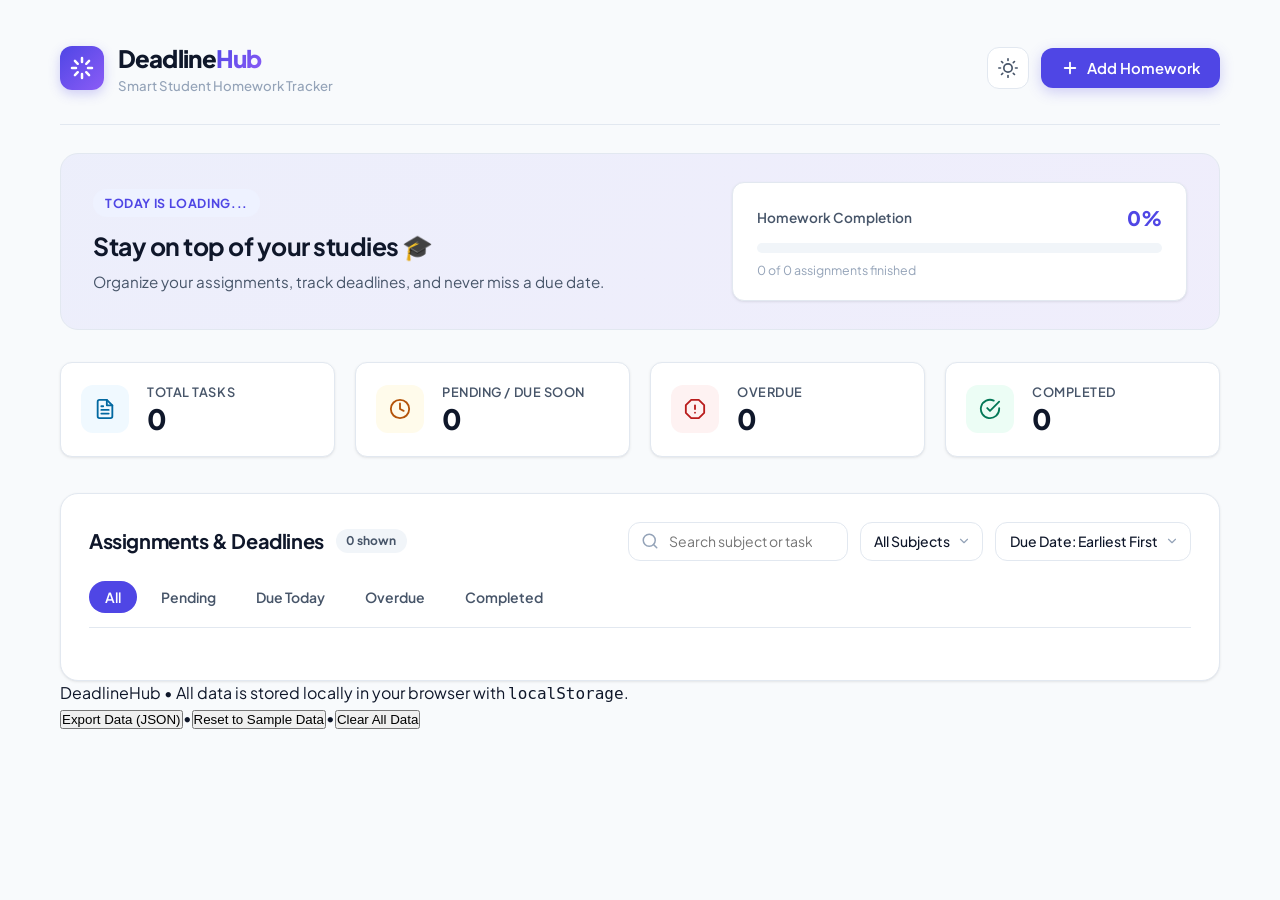
<file: index.html>
<!DOCTYPE html>
<html lang="en">
<head>
  <meta charset="UTF-8">
  <meta name="viewport" content="width=device-width, initial-scale=1.0">
  <title>DeadlineHub — Student Deadline & Homework Dashboard</title>
  <link rel="stylesheet" href="style.css">
  <link rel="preconnect" href="https://fonts.googleapis.com">
  <link rel="preconnect" href="https://fonts.gstatic.com" crossorigin>
  <link href="https://fonts.googleapis.com/css2?family=Plus+Jakarta+Sans:wght@400;500;600;700;800&display=swap" rel="stylesheet">
</head>
<body>
  <div class="app-container">
    <header class="app-header">
      <div class="brand"><div class="brand-icon"><svg width="24" height="24" viewBox="0 0 24 24" fill="none" stroke="currentColor" stroke-width="2.5" stroke-linecap="round" stroke-linejoin="round"><path d="M12 2v4M12 18v4M4.93 4.93l2.83 2.83M16.24 16.24l2.83 2.83M2 12h4M18 12h4M4.93 19.07l2.83-2.83M16.24 7.76l2.83-2.83"/></svg></div><div><h1 class="brand-title">Deadline<span>Hub</span></h1><p class="brand-subtitle">Smart Student Homework Tracker</p></div></div>
      <div class="header-actions"><button id="themeToggleBtn" class="btn-icon" aria-label="Toggle dark/light mode" title="Toggle Theme"><svg class="sun-icon" width="20" height="20" viewBox="0 0 24 24" fill="none" stroke="currentColor" stroke-width="2" stroke-linecap="round" stroke-linejoin="round"><circle cx="12" cy="12" r="5"></circle><line x1="12" y1="1" x2="12" y2="3"></line><line x1="12" y1="21" x2="12" y2="23"></line><line x1="4.22" y1="4.22" x2="5.64" y2="5.64"></line><line x1="18.36" y1="18.36" x2="19.78" y2="19.78"></line><line x1="1" y1="12" x2="3" y2="12"></line><line x1="21" y1="12" x2="23" y2="12"></line><line x1="4.22" y1="19.78" x2="5.64" y2="18.36"></line><line x1="18.36" y1="5.64" x2="19.78" y2="4.22"></line></svg><svg class="moon-icon" width="20" height="20" viewBox="0 0 24 24" fill="none" stroke="currentColor" stroke-width="2" stroke-linecap="round" stroke-linejoin="round"><path d="M21 12.79A9 9 0 1 1 11.21 3 7 7 0 0 0 21 12.79z"></path></svg></button><button id="openModalBtn" class="btn btn-primary"><svg width="18" height="18" viewBox="0 0 24 24" fill="none" stroke="currentColor" stroke-width="2.5" stroke-linecap="round" stroke-linejoin="round"><line x1="12" y1="5" x2="12" y2="19"></line><line x1="5" y1="12" x2="19" y2="12"></line></svg><span>Add Homework</span></button></div>
    </header>
    <main class="dashboard">
      <section class="welcome-banner"><div class="welcome-text"><span class="badge-date" id="currentDateDisplay">Today is Loading...</span><h2>Stay on top of your studies 🎓</h2><p>Organize your assignments, track deadlines, and never miss a due date.</p></div><div class="overall-progress-card"><div class="progress-info"><span class="progress-label">Homework Completion</span><span class="progress-percent" id="completionRateText">0%</span></div><div class="progress-bar-bg"><div class="progress-bar-fill" id="progressBarFill" style="width: 0%"></div></div><div class="progress-meta" id="completionMetaText">0 of 0 assignments finished</div></div></section>
      <section class="stats-grid">
        <div class="stat-card" data-filter-target="all"><div class="stat-icon icon-blue"><svg width="22" height="22" viewBox="0 0 24 24" fill="none" stroke="currentColor" stroke-width="2" stroke-linecap="round" stroke-linejoin="round"><path d="M14 2H6a2 2 0 0 0-2 2v16a2 2 0 0 0 2 2h12a2 2 0 0 0 2-2V8z"></path><polyline points="14 2 14 8 20 8"></polyline><line x1="16" y1="13" x2="8" y2="13"></line><line x1="16" y1="17" x2="8" y2="17"></line><polyline points="10 9 9 9 8 9"></polyline></svg></div><div class="stat-content"><span class="stat-title">Total Tasks</span><span class="stat-number" id="totalTasksCount">0</span></div></div>
        <div class="stat-card" data-filter-target="pending"><div class="stat-icon icon-yellow"><svg width="22" height="22" viewBox="0 0 24 24" fill="none" stroke="currentColor" stroke-width="2" stroke-linecap="round" stroke-linejoin="round"><circle cx="12" cy="12" r="10"></circle><polyline points="12 6 12 12 16 14"></polyline></svg></div><div class="stat-content"><span class="stat-title">Pending / Due Soon</span><span class="stat-number" id="pendingTasksCount">0</span></div></div>
        <div class="stat-card" data-filter-target="overdue"><div class="stat-icon icon-red"><svg width="22" height="22" viewBox="0 0 24 24" fill="none" stroke="currentColor" stroke-width="2" stroke-linecap="round" stroke-linejoin="round"><polygon points="7.86 2 16.14 2 22 7.86 22 16.14 16.14 22 7.86 22 2 16.14 2 7.86 7.86 2"></polygon><line x1="12" y1="8" x2="12" y2="12"></line><line x1="12" y1="16" x2="12.01" y2="16"></line></svg></div><div class="stat-content"><span class="stat-title">Overdue</span><span class="stat-number" id="overdueTasksCount">0</span></div></div>
        <div class="stat-card" data-filter-target="completed"><div class="stat-icon icon-green"><svg width="22" height="22" viewBox="0 0 24 24" fill="none" stroke="currentColor" stroke-width="2" stroke-linecap="round" stroke-linejoin="round"><path d="M22 11.08V12a10 10 0 1 1-5.93-9.14"></path><polyline points="22 4 12 14.01 9 11.01"></polyline></svg></div><div class="stat-content"><span class="stat-title">Completed</span><span class="stat-number" id="completedTasksCount">0</span></div></div>
      </section>
      <section class="deadlines-container"><div class="section-toolbar"><div class="toolbar-left"><h3 class="section-heading">Assignments & Deadlines</h3><span class="active-count-badge" id="displayedCountBadge">0 shown</span></div><div class="toolbar-right"><div class="search-box"><svg width="18" height="18" viewBox="0 0 24 24" fill="none" stroke="currentColor" stroke-width="2" stroke-linecap="round" stroke-linejoin="round"><circle cx="11" cy="11" r="8"></circle><line x1="21" y1="21" x2="16.65" y2="16.65"></line></svg><input type="text" id="searchInput" placeholder="Search subject or task..."><button id="clearSearchBtn" class="clear-search-btn" title="Clear search" aria-label="Clear search">&times;</button></div><div class="select-wrapper"><select id="subjectFilterSelect" aria-label="Filter by subject"><option value="ALL">All Subjects</option></select></div><div class="select-wrapper"><select id="sortBySelect" aria-label="Sort assignments"><option value="due-asc">Due Date: Earliest First</option><option value="due-desc">Due Date: Latest First</option><option value="priority-desc">Priority: High to Low</option><option value="subject-asc">Subject: A to Z</option><option value="created-desc">Recently Added</option></select></div></div></div>
        <nav class="filter-tabs" aria-label="Deadline status filter"><button class="tab-btn active" data-filter="all">All</button><button class="tab-btn" data-filter="pending">Pending</button><button class="tab-btn" data-filter="due-today">Due Today</button><button class="tab-btn" data-filter="overdue">Overdue</button><button class="tab-btn" data-filter="completed">Completed</button></nav>
        <div id="deadlinesList" class="deadlines-list" aria-live="polite"></div>
        <div id="emptyState" class="empty-state hidden"><div class="empty-icon"><svg width="60" height="60" viewBox="0 0 24 24" fill="none" stroke="currentColor" stroke-width="1.5" stroke-linecap="round" stroke-linejoin="round"><path d="M9 11l3 3L22 4"></path><path d="M21 12v7a2 2 0 0 1-2 2H5a2 2 0 0 1-2-2V5a2 2 0 0 1 2-2h11"></path></svg></div><h4 id="emptyStateTitle">No homework found</h4><p id="emptyStateMessage">You're all caught up! Click below to create a new assignment.</p><div class="empty-actions"><button id="emptyAddBtn" class="btn btn-primary">Add Homework</button><button id="resetSampleDataBtn" class="btn btn-secondary">Load Sample Data</button></div></div>
      </section>
    </main>
    <footer class="app-footer"><p>DeadlineHub &bull; All data is stored locally in your browser with <code>localStorage</code>.</p><div class="footer-links"><button id="backupDataBtn" class="link-btn">Export Data (JSON)</button><span class="dot">&bull;</span><button id="restoreSampleBtn" class="link-btn">Reset to Sample Data</button><span class="dot">&bull;</span><button id="clearAllBtn" class="link-btn danger">Clear All Data</button></div></footer>
  </div>
  <div id="homeworkModal" class="modal-overlay hidden" role="dialog" aria-modal="true" aria-labelledby="modalTitle"><div class="modal-box"><div class="modal-header"><div class="modal-title-group"><div class="modal-icon"><svg width="20" height="20" viewBox="0 0 24 24" fill="none" stroke="currentColor" stroke-width="2" stroke-linecap="round" stroke-linejoin="round"><path d="M11 4H4a2 2 0 0 0-2 2v14a2 2 0 0 0 2 2h14a2 2 0 0 0 2-2v-7"></path><path d="M18.5 2.5a2.121 2.121 0 0 1 3 3L12 15l-4 1 1-4 9.5-9.5z"></path></svg></div><div><h3 id="modalTitle">Add New Homework</h3><p class="modal-subtitle">Fill in the details to track your deadline</p></div></div><button id="closeModalBtn" class="close-btn" aria-label="Close dialog">&times;</button></div>
    <form id="homeworkForm" class="modal-form" novalidate><input type="hidden" id="editHomeworkId" value=""><div class="form-group"><label for="homeworkSubject">Subject <span class="required">*</span></label><div class="input-with-icon"><svg width="18" height="18" viewBox="0 0 24 24" fill="none" stroke="currentColor" stroke-width="2" stroke-linecap="round" stroke-linejoin="round"><path d="M4 19.5A2.5 2.5 0 0 1 6.5 17H20"></path><path d="M6.5 2H20v20H6.5A2.5 2.5 0 0 1 4 19.5v-15A2.5 2.5 0 0 1 6.5 2z"></path></svg><input type="text" id="homeworkSubject" name="subject" placeholder="e.g. Mathematics, Computer Science, Biology" required list="commonSubjectsList" autocomplete="off"><datalist id="commonSubjectsList"><option value="Mathematics"></option><option value="Computer Science"></option><option value="Physics"></option><option value="Chemistry"></option><option value="Biology"></option><option value="History"></option><option value="English Literature"></option><option value="Economics"></option><option value="Psychology"></option><option value="Art & Design"></option></datalist></div><small class="error-msg" id="subjectError">Please enter a subject</small></div>
    <div class="form-group"><label for="homeworkTitle">Assignment Title <span class="required">*</span></label><input type="text" id="homeworkTitle" name="title" placeholder="e.g. Calculus Problem Set #3, Lab Report" required autocomplete="off"><small class="error-msg" id="titleError">Please enter assignment title</small></div>
    <div class="form-group"><label for="homeworkDescription">Description & Notes <span class="optional">(optional)</span></label><textarea id="homeworkDescription" name="description" rows="3" placeholder="Add questions to solve, links, submission portal info, or personal notes..."></textarea></div>
    <div class="form-row"><div class="form-group"><label for="homeworkDueDate">Due Date <span class="required">*</span></label><input type="date" id="homeworkDueDate" name="dueDate" required><small class="error-msg" id="dueDateError">Please pick a due date</small></div><div class="form-group"><label for="homeworkDueTime">Due Time</label><input type="time" id="homeworkDueTime" name="dueTime" value="23:59"></div></div>
    <div class="form-row"><div class="form-group"><label for="homeworkPriority">Priority Level</label><select id="homeworkPriority" name="priority"><option value="medium" selected>⚡ Medium Priority</option><option value="high">🔥 High Priority</option><option value="low">🌱 Low Priority</option></select></div><div class="form-group"><label for="homeworkEstimatedTime">Est. Effort (Minutes)</label><input type="number" id="homeworkEstimatedTime" name="estimatedMinutes" placeholder="e.g. 60" min="5" step="5"></div></div>
    <div class="modal-actions"><button type="button" id="cancelModalBtn" class="btn btn-secondary">Cancel</button><button type="submit" id="saveHomeworkBtn" class="btn btn-primary"><svg width="18" height="18" viewBox="0 0 24 24" fill="none" stroke="currentColor" stroke-width="2.5" stroke-linecap="round" stroke-linejoin="round"><polyline points="20 6 9 17 4 12"></polyline></svg><span id="saveBtnText">Save Assignment</span></button></div></form></div></div>
  <div id="toastContainer" class="toast-container" aria-live="polite"></div>
  <div id="deleteModal" class="modal-overlay hidden" role="dialog" aria-modal="true" aria-labelledby="deleteModalTitle"><div class="modal-box modal-sm"><div class="modal-header"><div class="modal-title-group"><div class="modal-icon danger"><svg width="22" height="22" viewBox="0 0 24 24" fill="none" stroke="currentColor" stroke-width="2" stroke-linecap="round" stroke-linejoin="round"><polyline points="3 6 5 6 21 6"></polyline><path d="M19 6v14a2 2 0 0 1-2 2H7a2 2 0 0 1-2-2V6m3 0V4a2 2 0 0 1 2-2h4a2 2 0 0 1 2 2v2"></path><line x1="10" y1="11" x2="10" y2="17"></line><line x1="14" y1="11" x2="14" y2="17"></line></svg></div><div><h3 id="deleteModalTitle">Delete Homework?</h3><p class="modal-subtitle">This action cannot be undone.</p></div></div><button id="closeDeleteModalBtn" class="close-btn" aria-label="Close dialog">&times;</button></div><p id="deleteModalText" class="delete-confirm-text">Are you sure you want to delete this assignment?</p><div class="modal-actions"><button id="cancelDeleteBtn" class="btn btn-secondary">Cancel</button><button id="confirmDeleteBtn" class="btn btn-danger">Yes, Delete</button></div></div></div>
  <script src="storage.js"></script><script src="script.js"></script>
</body>
</html>
</file>
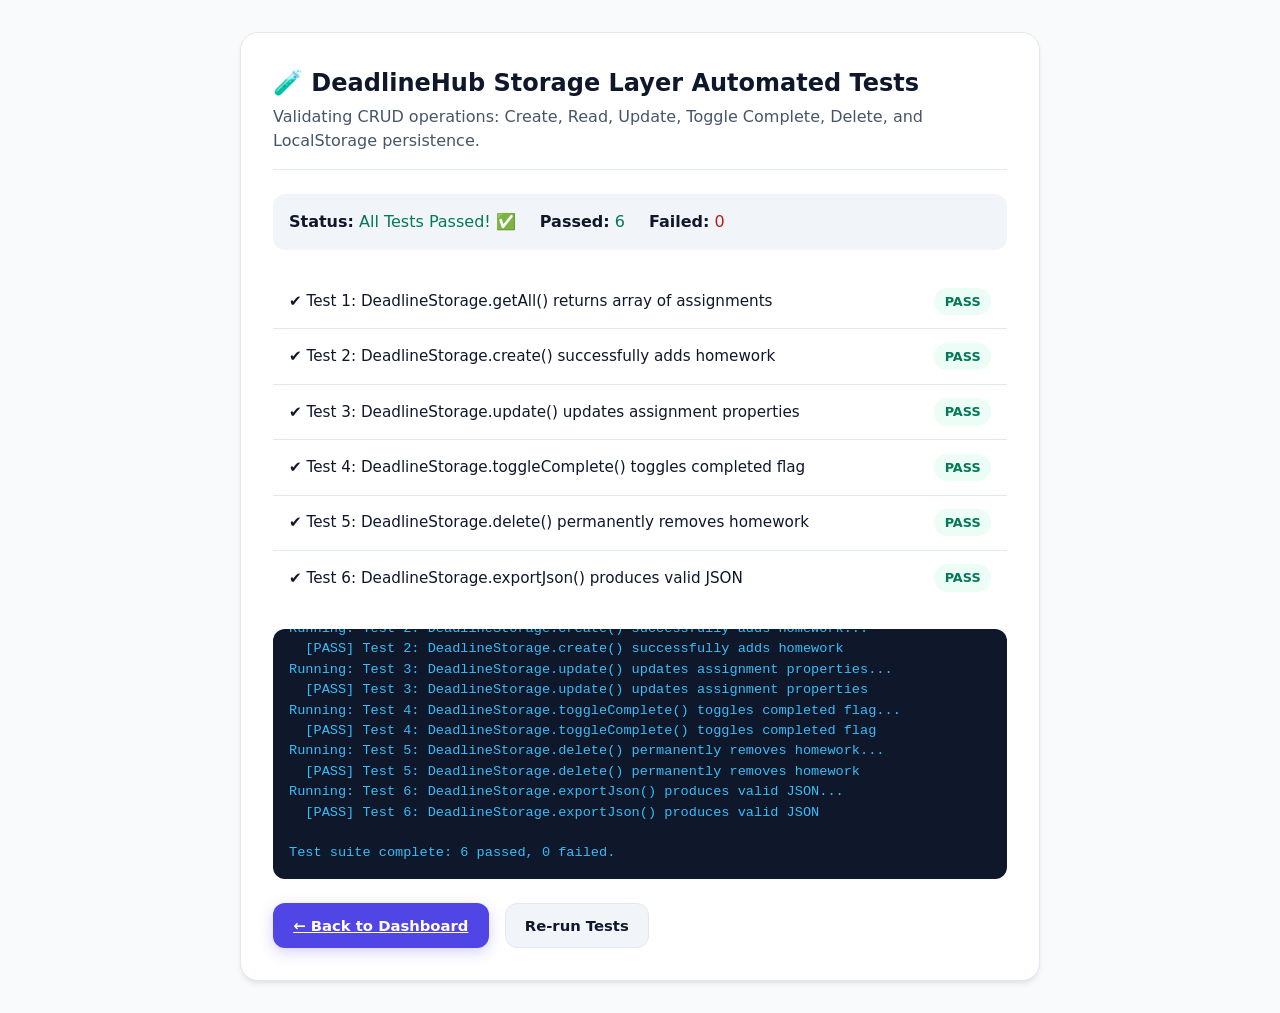
<file: tests.html>
<!DOCTYPE html>
<html lang="en">
<head>
  <meta charset="UTF-8">
  <meta name="viewport" content="width=device-width, initial-scale=1.0">
  <title>DeadlineHub — Storage Layer Automated Test Suite</title>
  <link rel="stylesheet" href="style.css">
  <style>
    .test-container {
      max-width: 800px;
      margin: 2rem auto;
      padding: 2rem;
      background: var(--bg-card);
      border-radius: var(--radius-lg);
      border: 1px solid var(--border-color);
      box-shadow: var(--shadow-md);
    }
    .test-header {
      border-bottom: 1px solid var(--border-color);
      padding-bottom: 1rem;
      margin-bottom: 1.5rem;
    }
    .test-summary {
      display: flex;
      gap: 1.5rem;
      margin-bottom: 1.5rem;
      padding: 1rem;
      background: var(--bg-card-subtle);
      border-radius: var(--radius-md);
    }
    .test-row {
      display: flex;
      align-items: center;
      justify-content: space-between;
      padding: 0.85rem 1rem;
      border-bottom: 1px solid var(--border-color);
      font-size: 0.95rem;
    }
    .test-row:last-child {
      border-bottom: none;
    }
    .test-badge {
      font-weight: 700;
      padding: 0.25rem 0.65rem;
      border-radius: var(--radius-full);
      font-size: 0.8rem;
    }
    .test-badge.pass {
      background: var(--color-green-light);
      color: var(--color-green-text);
    }
    .test-badge.fail {
      background: var(--color-red-light);
      color: var(--color-red-text);
    }
    .test-log {
      margin-top: 1.5rem;
      padding: 1rem;
      background: #0f172a;
      color: #38bdf8;
      border-radius: var(--radius-md);
      font-family: monospace;
      font-size: 0.85rem;
      max-height: 250px;
      overflow-y: auto;
    }
  </style>
</head>
<body>
  <div class="test-container">
    <div class="test-header">
      <h2>🧪 DeadlineHub Storage Layer Automated Tests</h2>
      <p style="color: var(--text-secondary); margin-top: 0.25rem;">
        Validating CRUD operations: Create, Read, Update, Toggle Complete, Delete, and LocalStorage persistence.
      </p>
    </div>

    <div class="test-summary">
      <div><strong>Status:</strong> <span id="overallStatus">Running tests...</span></div>
      <div><strong>Passed:</strong> <span id="passCount" style="color: var(--color-green-text);">0</span></div>
      <div><strong>Failed:</strong> <span id="failCount" style="color: var(--color-red-text);">0</span></div>
    </div>

    <div id="testResultsList"></div>

    <pre class="test-log" id="testLog"></pre>

    <div style="margin-top: 1.5rem; display: flex; gap: 1rem;">
      <a href="index.html" class="btn btn-primary">&larr; Back to Dashboard</a>
      <button onclick="runAllTests()" class="btn btn-secondary">Re-run Tests</button>
    </div>
  </div>

  <script src="storage.js"></script>
  <script>
    const logEl = document.getElementById('testLog');
    const resultsEl = document.getElementById('testResultsList');
    const passCountEl = document.getElementById('passCount');
    const failCountEl = document.getElementById('failCount');
    const overallStatusEl = document.getElementById('overallStatus');

    function log(msg) {
      logEl.textContent += msg + '\n';
      logEl.scrollTop = logEl.scrollHeight;
    }

    async function runAllTests() {
      resultsEl.innerHTML = '';
      logEl.textContent = '';
      let passed = 0;
      let failed = 0;

      async function test(name, fn) {
        log(`Running: ${name}...`);
        try {
          await fn();
          passed++;
          log(`  [PASS] ${name}`);
          const row = document.createElement('div');
          row.className = 'test-row';
          row.innerHTML = `<span>✔ ${name}</span><span class="test-badge pass">PASS</span>`;
          resultsEl.appendChild(row);
        } catch (err) {
          failed++;
          log(`  [FAIL] ${name}: ${err.message}`);
          const row = document.createElement('div');
          row.className = 'test-row';
          row.innerHTML = `<span>✖ ${name} — <em>${err.message}</em></span><span class="test-badge fail">FAIL</span>`;
          resultsEl.appendChild(row);
        }
      }

      // Preserve existing localStorage data before tests run
      const originalBackup = localStorage.getItem(DeadlineStorage.STORAGE_KEY);

      try {
        // Test 1: Read all assignments
        await test('Test 1: DeadlineStorage.getAll() returns array of assignments', async () => {
          const list = await DeadlineStorage.getAll();
          if (!Array.isArray(list)) throw new Error('Result is not an array');
          if (list.length === 0) throw new Error('Expected at least 1 assignment');
        });

        // Test 2: Create new assignment (Add)
        let createdId = null;
        await test('Test 2: DeadlineStorage.create() successfully adds homework', async () => {
          const newDoc = {
            subject: 'Biology 101',
            title: 'Cell Division Lab Report',
            description: 'Write up mitosis phases with diagrams',
            dueDate: '2026-11-25',
            dueTime: '15:00',
            priority: 'high',
            estimatedMinutes: 60
          };
          const created = await DeadlineStorage.create(newDoc);
          if (!created.id) throw new Error('Created item is missing ID');
          if (created.subject !== 'Biology 101') throw new Error('Subject mismatch');
          if (created.completed !== false) throw new Error('New item should be incomplete');

          createdId = created.id;

          // Verify persistence in localStorage
          const all = await DeadlineStorage.getAll();
          const found = all.find(item => item.id === createdId);
          if (!found) throw new Error('Created item not found in storage');
        });

        // Test 3: Edit assignment (Update)
        await test('Test 3: DeadlineStorage.update() updates assignment properties', async () => {
          if (!createdId) throw new Error('No created item to update');
          const updated = await DeadlineStorage.update(createdId, {
            title: 'Cell Division Lab Report (Final Draft)',
            priority: 'medium',
            estimatedMinutes: 45
          });

          if (updated.title !== 'Cell Division Lab Report (Final Draft)') throw new Error('Title update failed');
          if (updated.priority !== 'medium') throw new Error('Priority update failed');
          if (updated.estimatedMinutes !== 45) throw new Error('Estimated minutes update failed');

          // Verify in storage
          const found = await DeadlineStorage.getById(createdId);
          if (found.title !== 'Cell Division Lab Report (Final Draft)') throw new Error('Persisted title mismatch');
        });

        // Test 4: Toggle Complete (Complete)
        await test('Test 4: DeadlineStorage.toggleComplete() toggles completed flag', async () => {
          if (!createdId) throw new Error('No created item to toggle');
          const toggled1 = await DeadlineStorage.toggleComplete(createdId);
          if (toggled1.completed !== true) throw new Error('Expected completed to be true');

          const toggled2 = await DeadlineStorage.toggleComplete(createdId);
          if (toggled2.completed !== false) throw new Error('Expected completed to be false');
        });

        // Test 5: Delete assignment (Delete)
        await test('Test 5: DeadlineStorage.delete() permanently removes homework', async () => {
          if (!createdId) throw new Error('No created item to delete');
          await DeadlineStorage.delete(createdId);

          const found = await DeadlineStorage.getById(createdId);
          if (found !== null) throw new Error('Item was not deleted');

          const all = await DeadlineStorage.getAll();
          if (all.some(item => item.id === createdId)) throw new Error('Item still found in list');
        });

        // Test 6: Verify exportJson() produces valid JSON string
        await test('Test 6: DeadlineStorage.exportJson() produces valid JSON', async () => {
          const jsonStr = DeadlineStorage.exportJson();
          const parsed = JSON.parse(jsonStr);
          if (!Array.isArray(parsed)) throw new Error('Exported JSON is not an array');
        });

      } finally {
        // Restore original data so testing didn't mutate the user's real assignments
        if (originalBackup !== null) {
          localStorage.setItem(DeadlineStorage.STORAGE_KEY, originalBackup);
        }
      }

      passCountEl.textContent = passed;
      failCountEl.textContent = failed;
      overallStatusEl.textContent = failed === 0 ? 'All Tests Passed! ✅' : 'Some Tests Failed ❌';
      overallStatusEl.style.color = failed === 0 ? 'var(--color-green-text)' : 'var(--color-red-text)';
      log(`\nTest suite complete: ${passed} passed, ${failed} failed.`);
    }

    document.addEventListener('DOMContentLoaded', runAllTests);
  </script>
</body>
</html>
</file>
<file: style.css>
/* ==========================================================================
   DeadlineHub — Modern Student Dashboard Stylesheet
   Pure CSS3 with Custom Variables, Light & Dark Mode, Responsive Design
   ========================================================================== */

/* ---------------- CSS Variables / Color Theming ---------------- */
:root {
  /* Light Theme (Default) */
  --bg-app: #f8fafc;
  --bg-card: #ffffff;
  --bg-card-subtle: #f1f5f9;
  --bg-input: #ffffff;
  --border-color: #e2e8f0;
  --border-focus: #6366f1;

  --text-primary: #0f172a;
  --text-secondary: #475569;
  --text-muted: #94a3b8;
  --text-inverse: #ffffff;

  /* Primary Brand Colors */
  --primary: #4f46e5;
  --primary-hover: #4338ca;
  --primary-light: #eef2ff;
  --primary-glow: rgba(79, 70, 229, 0.25);

  /* Status Colors */
  --color-green: #10b981;
  --color-green-light: #ecfdf5;
  --color-green-text: #047857;

  --color-yellow: #f59e0b;
  --color-yellow-light: #fffbeb;
  --color-yellow-text: #b45309;

  --color-red: #ef4444;
  --color-red-light: #fef2f2;
  --color-red-text: #b91c1c;

  --color-blue: #0ea5e9;
  --color-blue-light: #f0f9ff;
  --color-blue-text: #0369a1;

  --color-purple: #8b5cf6;
  --color-purple-light: #f5f3ff;

  /* Elevation Shadows */
  --shadow-xs: 0 1px 2px 0 rgba(0, 0, 0, 0.05);
  --shadow-sm: 0 1px 3px 0 rgba(0, 0, 0, 0.08), 0 1px 2px -1px rgba(0, 0, 0, 0.05);
  --shadow-md: 0 4px 6px -1px rgba(0, 0, 0, 0.08), 0 2px 4px -2px rgba(0, 0, 0, 0.05);
  --shadow-lg: 0 10px 15px -3px rgba(0, 0, 0, 0.08), 0 4px 6px -4px rgba(0, 0, 0, 0.04);
  --shadow-xl: 0 20px 25px -5px rgba(0, 0, 0, 0.1), 0 8px 10px -6px rgba(0, 0, 0, 0.05);

  --radius-sm: 8px;
  --radius-md: 12px;
  --radius-lg: 18px;
  --radius-full: 9999px;

  --transition-fast: 0.15s ease;
  --transition-normal: 0.25s ease;
}

/* Dark Theme Overrides */
[data-theme="dark"] {
  --bg-app: #0b0f19;
  --bg-card: #151c2e;
  --bg-card-subtle: #1e293b;
  --bg-input: #111827;
  --border-color: #27354f;
  --border-focus: #818cf8;

  --text-primary: #f8fafc;
  --text-secondary: #cbd5e1;
  --text-muted: #64748b;
  --text-inverse: #0f172a;

  --primary: #6366f1;
  --primary-hover: #4f46e5;
  --primary-light: rgba(99, 102, 241, 0.18);
  --primary-glow: rgba(99, 102, 241, 0.4);

  --color-green-light: rgba(16, 185, 129, 0.15);
  --color-green-text: #34d399;

  --color-yellow-light: rgba(245, 158, 11, 0.15);
  --color-yellow-text: #fbbf24;

  --color-red-light: rgba(239, 68, 68, 0.15);
  --color-red-text: #f87171;

  --color-blue-light: rgba(14, 165, 233, 0.15);
  --color-blue-text: #38bdf8;

  --shadow-sm: 0 1px 3px 0 rgba(0, 0, 0, 0.4);
  --shadow-md: 0 4px 8px -1px rgba(0, 0, 0, 0.4);
  --shadow-lg: 0 12px 20px -3px rgba(0, 0, 0, 0.5);
}

/* ---------------- Reset & Base Styles ---------------- */
*, *::before, *::after {
  box-sizing: border-box;
  margin: 0;
  padding: 0;
}

html {
  font-size: 16px;
  scroll-behavior: smooth;
}

body {
  font-family: 'Plus Jakarta Sans', system-ui, -apple-system, BlinkMacSystemFont, 'Segoe UI', Roboto, sans-serif;
  background-color: var(--bg-app);
  color: var(--text-primary);
  line-height: 1.5;
  min-height: 100vh;
  transition: background-color var(--transition-normal), color var(--transition-normal);
  -webkit-font-smoothing: antialiased;
}

/* ---------------- App Layout ---------------- */
.app-container {
  max-width: 1200px;
  margin: 0 auto;
  padding: 1.5rem 1.25rem 3rem;
  display: flex;
  flex-direction: column;
  min-height: 100vh;
}

/* ---------------- Header ---------------- */
.app-header {
  display: flex;
  align-items: center;
  justify-content: space-between;
  padding: 1rem 0 1.75rem;
  border-bottom: 1px solid var(--border-color);
  margin-bottom: 1.75rem;
  gap: 1rem;
}

.brand {
  display: flex;
  align-items: center;
  gap: 0.85rem;
}

.brand-icon {
  width: 44px;
  height: 44px;
  background: linear-gradient(135deg, var(--primary), #8b5cf6);
  color: #ffffff;
  border-radius: var(--radius-md);
  display: flex;
  align-items: center;
  justify-content: center;
  box-shadow: 0 4px 12px var(--primary-glow);
}

.brand-title {
  font-size: 1.5rem;
  font-weight: 800;
  letter-spacing: -0.03em;
  color: var(--text-primary);
}

.brand-title span {
  background: linear-gradient(135deg, var(--primary), #8b5cf6);
  -webkit-background-clip: text;
  -webkit-text-fill-color: transparent;
}

.brand-subtitle {
  font-size: 0.825rem;
  color: var(--text-muted);
  font-weight: 500;
}

.header-actions {
  display: flex;
  align-items: center;
  gap: 0.75rem;
}

/* ---------------- Buttons ---------------- */
.btn {
  display: inline-flex;
  align-items: center;
  justify-content: center;
  gap: 0.5rem;
  font-family: inherit;
  font-weight: 600;
  font-size: 0.925rem;
  padding: 0.65rem 1.2rem;
  border-radius: var(--radius-md);
  border: 1px solid transparent;
  cursor: pointer;
  transition: all var(--transition-fast);
  white-space: nowrap;
}

.btn:active {
  transform: scale(0.98);
}

.btn-primary {
  background-color: var(--primary);
  color: #ffffff;
  box-shadow: 0 4px 14px var(--primary-glow);
}

.btn-primary:hover {
  background-color: var(--primary-hover);
  box-shadow: 0 6px 18px var(--primary-glow);
}

.btn-secondary {
  background-color: var(--bg-card-subtle);
  color: var(--text-primary);
  border-color: var(--border-color);
}

.btn-secondary:hover {
  background-color: var(--border-color);
}

.btn-danger {
  background-color: var(--color-red);
  color: #ffffff;
}

.btn-danger:hover {
  background-color: #dc2626;
}

.btn-icon {
  width: 42px;
  height: 42px;
  border-radius: var(--radius-md);
  background-color: var(--bg-card);
  border: 1px solid var(--border-color);
  color: var(--text-secondary);
  display: flex;
  align-items: center;
  justify-content: center;
  cursor: pointer;
  transition: all var(--transition-fast);
}

.btn-icon:hover {
  background-color: var(--bg-card-subtle);
  color: var(--text-primary);
}

/* Theme Icon Toggle */
.moon-icon { display: none; }
.sun-icon { display: block; }
[data-theme="dark"] .moon-icon { display: block; }
[data-theme="dark"] .sun-icon { display: none; }

/* ---------------- Welcome Banner ---------------- */
.welcome-banner {
  background: linear-gradient(135deg, rgba(99, 102, 241, 0.08) 0%, rgba(139, 92, 246, 0.08) 100%);
  border: 1px solid var(--border-color);
  border-radius: var(--radius-lg);
  padding: 1.75rem 2rem;
  margin-bottom: 2rem;
  display: grid;
  grid-template-columns: 1.6fr 1.2fr;
  align-items: center;
  gap: 2rem;
}

.badge-date {
  display: inline-block;
  background-color: var(--primary-light);
  color: var(--primary);
  font-size: 0.775rem;
  font-weight: 700;
  text-transform: uppercase;
  letter-spacing: 0.05em;
  padding: 0.3rem 0.75rem;
  border-radius: var(--radius-full);
  margin-bottom: 0.65rem;
}

.welcome-text h2 {
  font-size: 1.55rem;
  font-weight: 700;
  letter-spacing: -0.02em;
  margin-bottom: 0.35rem;
  color: var(--text-primary);
}

.welcome-text p {
  color: var(--text-secondary);
  font-size: 0.95rem;
}

/* Overall Progress Card */
.overall-progress-card {
  background-color: var(--bg-card);
  border: 1px solid var(--border-color);
  border-radius: var(--radius-md);
  padding: 1.25rem 1.5rem;
  box-shadow: var(--shadow-sm);
}

.progress-info {
  display: flex;
  justify-content: space-between;
  align-items: center;
  margin-bottom: 0.65rem;
}

.progress-label {
  font-size: 0.85rem;
  font-weight: 600;
  color: var(--text-secondary);
}

.progress-percent {
  font-size: 1.25rem;
  font-weight: 800;
  color: var(--primary);
}

.progress-bar-bg {
  width: 100%;
  height: 10px;
  background-color: var(--bg-card-subtle);
  border-radius: var(--radius-full);
  overflow: hidden;
  margin-bottom: 0.5rem;
}

.progress-bar-fill {
  height: 100%;
  background: linear-gradient(90deg, var(--primary), var(--color-green));
  border-radius: var(--radius-full);
  transition: width 0.4s cubic-bezier(0.4, 0, 0.2, 1);
}

.progress-meta {
  font-size: 0.775rem;
  color: var(--text-muted);
}

/* ---------------- KPI Stat Cards Grid ---------------- */
.stats-grid {
  display: grid;
  grid-template-columns: repeat(4, 1fr);
  gap: 1.25rem;
  margin-bottom: 2.25rem;
}

.stat-card {
  background-color: var(--bg-card);
  border: 1px solid var(--border-color);
  border-radius: var(--radius-md);
  padding: 1.25rem;
  display: flex;
  align-items: center;
  gap: 1.15rem;
  box-shadow: var(--shadow-sm);
  transition: transform var(--transition-fast), box-shadow var(--transition-fast), border-color var(--transition-fast);
  cursor: pointer;
}

.stat-card:hover {
  transform: translateY(-2px);
  box-shadow: var(--shadow-md);
  border-color: var(--primary);
}

.stat-icon {
  width: 48px;
  height: 48px;
  border-radius: var(--radius-md);
  display: flex;
  align-items: center;
  justify-content: center;
  flex-shrink: 0;
}

.icon-blue { background-color: var(--color-blue-light); color: var(--color-blue-text); }
.icon-yellow { background-color: var(--color-yellow-light); color: var(--color-yellow-text); }
.icon-red { background-color: var(--color-red-light); color: var(--color-red-text); }
.icon-green { background-color: var(--color-green-light); color: var(--color-green-text); }

.stat-content {
  display: flex;
  flex-direction: column;
}

.stat-title {
  font-size: 0.8rem;
  font-weight: 600;
  color: var(--text-secondary);
  text-transform: uppercase;
  letter-spacing: 0.04em;
}

.stat-number {
  font-size: 1.75rem;
  font-weight: 800;
  line-height: 1.2;
  color: var(--text-primary);
}

/* ---------------- Deadlines Section ---------------- */
.deadlines-container {
  background-color: var(--bg-card);
  border: 1px solid var(--border-color);
  border-radius: var(--radius-lg);
  padding: 1.75rem;
  box-shadow: var(--shadow-sm);
}

.section-toolbar {
  display: flex;
  align-items: center;
  justify-content: space-between;
  flex-wrap: wrap;
  gap: 1rem;
  margin-bottom: 1.25rem;
}

.toolbar-left {
  display: flex;
  align-items: center;
  gap: 0.75rem;
}

.section-heading {
  font-size: 1.25rem;
  font-weight: 700;
  letter-spacing: -0.02em;
}

.active-count-badge {
  background-color: var(--bg-card-subtle);
  color: var(--text-secondary);
  font-size: 0.75rem;
  font-weight: 700;
  padding: 0.2rem 0.65rem;
  border-radius: var(--radius-full);
}

.toolbar-right {
  display: flex;
  align-items: center;
  gap: 0.75rem;
  flex-wrap: wrap;
}

/* Search Box */
.search-box {
  position: relative;
  display: flex;
  align-items: center;
}

.search-box svg {
  position: absolute;
  left: 0.85rem;
  color: var(--text-muted);
  pointer-events: none;
}

.search-box input {
  font-family: inherit;
  font-size: 0.875rem;
  padding: 0.6rem 2.2rem 0.6rem 2.5rem;
  background-color: var(--bg-input);
  border: 1px solid var(--border-color);
  border-radius: var(--radius-md);
  color: var(--text-primary);
  width: 220px;
  transition: all var(--transition-fast);
}

.search-box input:focus {
  outline: none;
  border-color: var(--border-focus);
  box-shadow: 0 0 0 3px var(--primary-light);
  width: 260px;
}

.clear-search-btn {
  position: absolute;
  right: 0.6rem;
  background: none;
  border: none;
  color: var(--text-muted);
  font-size: 1.1rem;
  cursor: pointer;
  display: none;
}

.clear-search-btn.visible {
  display: block;
}

/* Select Dropdowns */
.select-wrapper select {
  font-family: inherit;
  font-size: 0.875rem;
  font-weight: 500;
  padding: 0.6rem 2rem 0.6rem 0.85rem;
  background-color: var(--bg-input);
  border: 1px solid var(--border-color);
  border-radius: var(--radius-md);
  color: var(--text-primary);
  cursor: pointer;
  appearance: none;
  background-image: url("data:image/svg+xml,%3Csvg xmlns='http://www.w3.org/2000/svg' width='16' height='16' viewBox='0 0 24 24' fill='none' stroke='%2394a3b8' stroke-width='2' stroke-linecap='round' stroke-linejoin='round'%3E%3Cpolyline points='6 9 12 15 18 9'%3E%3C/polyline%3E%3C/svg%3E");
  background-repeat: no-repeat;
  background-position: right 0.7rem center;
  background-size: 14px;
}

.select-wrapper select:focus {
  outline: none;
  border-color: var(--border-focus);
}

/* Filter Navigation Tabs */
.filter-tabs {
  display: flex;
  align-items: center;
  gap: 0.5rem;
  border-bottom: 1px solid var(--border-color);
  padding-bottom: 0.85rem;
  margin-bottom: 1.5rem;
  overflow-x: auto;
}

.tab-btn {
  background: none;
  border: none;
  font-family: inherit;
  font-size: 0.875rem;
  font-weight: 600;
  color: var(--text-secondary);
  padding: 0.45rem 1rem;
  border-radius: var(--radius-full);
  cursor: pointer;
  transition: all var(--transition-fast);
  white-space: nowrap;
}

.tab-btn:hover {
  background-color: var(--bg-card-subtle);
  color: var(--text-primary);
}

.tab-btn.active {
  background-color: var(--primary);
  color: #ffffff;
}

/* ---------------- Homework Cards List ---------------- */
.deadlines-list {
  display: flex;
  flex-direction: column;
  gap: 1rem;
}

.homework-card {
  position: relative;
  display: flex;
  align-items: stretch;
  background-color: var(--bg-card);
  border: 1px solid var(--border-color);
  border-radius: var(--radius-md);
  box-shadow: var(--shadow-xs);
  transition: transform var(--transition-fast), box-shadow var(--transition-fast), border-color var(--transition-fast), opacity var(--transition-fast);
  overflow: hidden;
}

.homework-card:hover {
  border-color: #cbd5e1;
  box-shadow: var(--shadow-sm);
  transform: translateY(-1px);
}

[data-theme="dark"] .homework-card:hover {
  border-color: #3b4d6b;
}

/* Left Urgency Color Bar */
.homework-card::before {
  content: '';
  position: absolute;
  top: 0;
  bottom: 0;
  left: 0;
  width: 5px;
  background-color: var(--card-accent, var(--primary));
  transition: background-color var(--transition-fast);
}

.homework-card.status-overdue::before { background-color: var(--color-red); }
.homework-card.status-today::before { background-color: var(--color-yellow); }
.homework-card.status-upcoming::before { background-color: var(--primary); }
.homework-card.status-completed::before { background-color: var(--color-green); }

/* Completed Card State */
.homework-card.is-completed {
  opacity: 0.72;
  background-color: var(--bg-card-subtle);
}

.homework-card.is-completed .card-title {
  text-decoration: line-through;
  color: var(--text-muted);
}

/* Card Checkbox / Toggle Completion */
.card-checkbox-col {
  padding: 1.25rem 0.5rem 1.25rem 1.25rem;
  display: flex;
  align-items: flex-start;
}

.custom-checkbox {
  width: 24px;
  height: 24px;
  border-radius: 7px;
  border: 2px solid var(--border-color);
  background-color: var(--bg-card);
  display: flex;
  align-items: center;
  justify-content: center;
  cursor: pointer;
  transition: all var(--transition-fast);
  color: #ffffff;
  padding: 0;
}

.custom-checkbox:hover {
  border-color: var(--primary);
  transform: scale(1.05);
}

.custom-checkbox.checked {
  background-color: var(--color-green);
  border-color: var(--color-green);
}

.custom-checkbox svg {
  opacity: 0;
  transform: scale(0.6);
  transition: all 0.15s ease-out;
}

.custom-checkbox.checked svg {
  opacity: 1;
  transform: scale(1);
}

/* Card Main Details */
.card-details-col {
  flex: 1;
  padding: 1.15rem 1rem 1.15rem 0.75rem;
  display: flex;
  flex-direction: column;
  gap: 0.5rem;
  min-width: 0;
}

.card-top-row {
  display: flex;
  align-items: center;
  gap: 0.6rem;
  flex-wrap: wrap;
}

.subject-badge {
  font-size: 0.75rem;
  font-weight: 700;
  padding: 0.22rem 0.65rem;
  border-radius: var(--radius-sm);
  background-color: var(--primary-light);
  color: var(--primary);
  text-transform: uppercase;
  letter-spacing: 0.04em;
}

.priority-badge {
  font-size: 0.725rem;
  font-weight: 600;
  padding: 0.2rem 0.55rem;
  border-radius: var(--radius-sm);
}

.priority-badge.high {
  background-color: var(--color-red-light);
  color: var(--color-red-text);
}

.priority-badge.medium {
  background-color: var(--color-yellow-light);
  color: var(--color-yellow-text);
}

.priority-badge.low {
  background-color: var(--bg-card-subtle);
  color: var(--text-secondary);
}

.card-title {
  font-size: 1.05rem;
  font-weight: 700;
  color: var(--text-primary);
  word-break: break-word;
}

.card-description {
  font-size: 0.88rem;
  color: var(--text-secondary);
  line-height: 1.45;
  white-space: pre-wrap;
  word-break: break-word;
}

.card-meta-row {
  display: flex;
  align-items: center;
  gap: 1.25rem;
  font-size: 0.825rem;
  color: var(--text-secondary);
  flex-wrap: wrap;
  margin-top: 0.25rem;
}

.meta-item {
  display: inline-flex;
  align-items: center;
  gap: 0.4rem;
}

.meta-item svg {
  color: var(--text-muted);
}

/* Urgency Status Pill */
.urgency-pill {
  font-weight: 700;
  font-size: 0.75rem;
  padding: 0.25rem 0.65rem;
  border-radius: var(--radius-full);
  display: inline-flex;
  align-items: center;
  gap: 0.35rem;
}

.urgency-pill.overdue {
  background-color: var(--color-red-light);
  color: var(--color-red-text);
}

.urgency-pill.due-today {
  background-color: var(--color-yellow-light);
  color: var(--color-yellow-text);
}

.urgency-pill.upcoming {
  background-color: var(--color-blue-light);
  color: var(--color-blue-text);
}

.urgency-pill.completed {
  background-color: var(--color-green-light);
  color: var(--color-green-text);
}

/* Card Actions Column */
.card-actions-col {
  padding: 1.15rem 1.25rem 1.15rem 0.5rem;
  display: flex;
  align-items: center;
  gap: 0.4rem;
}

.card-action-btn {
  width: 36px;
  height: 36px;
  border-radius: var(--radius-sm);
  background-color: transparent;
  border: 1px solid transparent;
  color: var(--text-muted);
  display: inline-flex;
  align-items: center;
  justify-content: center;
  cursor: pointer;
  transition: all var(--transition-fast);
}

.card-action-btn:hover {
  background-color: var(--bg-card-subtle);
  color: var(--text-primary);
  border-color: var(--border-color);
}

.card-action-btn.delete-btn:hover {
  background-color: var(--color-red-light);
  color: var(--color-red);
  border-color: rgba(239, 68, 68, 0.2);
}

/* ---------------- Empty State ---------------- */
.empty-state {
  text-align: center;
  padding: 3.5rem 1.5rem;
  background-color: var(--bg-card-subtle);
  border: 2px dashed var(--border-color);
  border-radius: var(--radius-md);
  margin: 1rem 0;
}

.empty-state.hidden {
  display: none;
}

.empty-icon {
  width: 72px;
  height: 72px;
  margin: 0 auto 1.25rem;
  background-color: var(--bg-card);
  color: var(--primary);
  border-radius: var(--radius-full);
  display: flex;
  align-items: center;
  justify-content: center;
  box-shadow: var(--shadow-sm);
}

.empty-state h4 {
  font-size: 1.2rem;
  font-weight: 700;
  margin-bottom: 0.35rem;
  color: var(--text-primary);
}

.empty-state p {
  color: var(--text-secondary);
  font-size: 0.925rem;
  max-width: 400px;
  margin: 0 auto 1.5rem;
}

.empty-actions {
  display: flex;
  align-items: center;
  justify-content: center;
  gap: 0.75rem;
  flex-wrap: wrap;
}

/* ---------------- Modal Dialogs ---------------- */
.modal-overlay {
  position: fixed;
  inset: 0;
  background-color: rgba(15, 23, 42, 0.6);
  backdrop-filter: blur(4px);
  display: flex;
  align-items: center;
  justify-content: center;
  z-index: 1000;
  padding: 1.25rem;
  opacity: 1;
  visibility: visible;
  transition: opacity var(--transition-fast), visibility var(--transition-fast);
}

.modal-overlay.hidden {
  opacity: 0;
  visibility: hidden;
  pointer-events: none;
}

.modal-box {
  background-color: var(--bg-card);
  border: 1px solid var(--border-color);
  border-radius: var(--radius-lg);
  width: 100%;
  max-width: 580px;
  box-shadow: var(--shadow-xl);
  overflow: hidden;
  animation: modalPop 0.25s cubic-bezier(0.16, 1, 0.3, 1);
}

.modal-box.modal-sm {
  max-width: 440px;
  padding: 1.75rem;
}

@keyframes modalPop {
  0% { transform: scale(0.95); opacity: 0; }
  100% { transform: scale(1); opacity: 1; }
}

.modal-header {
  padding: 1.5rem 1.75rem 1.25rem;
  border-bottom: 1px solid var(--border-color);
  display: flex;
  align-items: center;
  justify-content: space-between;
}

.modal-box.modal-sm .modal-header {
  padding: 0 0 1rem;
}

.modal-title-group {
  display: flex;
  align-items: center;
  gap: 0.85rem;
}

.modal-icon {
  width: 40px;
  height: 40px;
  border-radius: var(--radius-md);
  background-color: var(--primary-light);
  color: var(--primary);
  display: flex;
  align-items: center;
  justify-content: center;
}

.modal-icon.danger {
  background-color: var(--color-red-light);
  color: var(--color-red);
}

.modal-header h3 {
  font-size: 1.2rem;
  font-weight: 700;
}

.modal-subtitle {
  font-size: 0.825rem;
  color: var(--text-muted);
}

.close-btn {
  background: none;
  border: none;
  font-size: 1.5rem;
  color: var(--text-muted);
  cursor: pointer;
  line-height: 1;
  padding: 0.25rem;
  transition: color var(--transition-fast);
}

.close-btn:hover {
  color: var(--text-primary);
}

/* Modal Form Controls */
.modal-form {
  padding: 1.5rem 1.75rem;
  display: flex;
  flex-direction: column;
  gap: 1.15rem;
  max-height: 80vh;
  overflow-y: auto;
}

.form-group {
  display: flex;
  flex-direction: column;
  gap: 0.4rem;
}

.form-group label {
  font-size: 0.85rem;
  font-weight: 600;
  color: var(--text-secondary);
}

.form-group label .required {
  color: var(--color-red);
}

.form-group label .optional {
  font-weight: 400;
  color: var(--text-muted);
}

.form-group input,
.form-group select,
.form-group textarea {
  font-family: inherit;
  font-size: 0.925rem;
  padding: 0.65rem 0.9rem;
</file>
